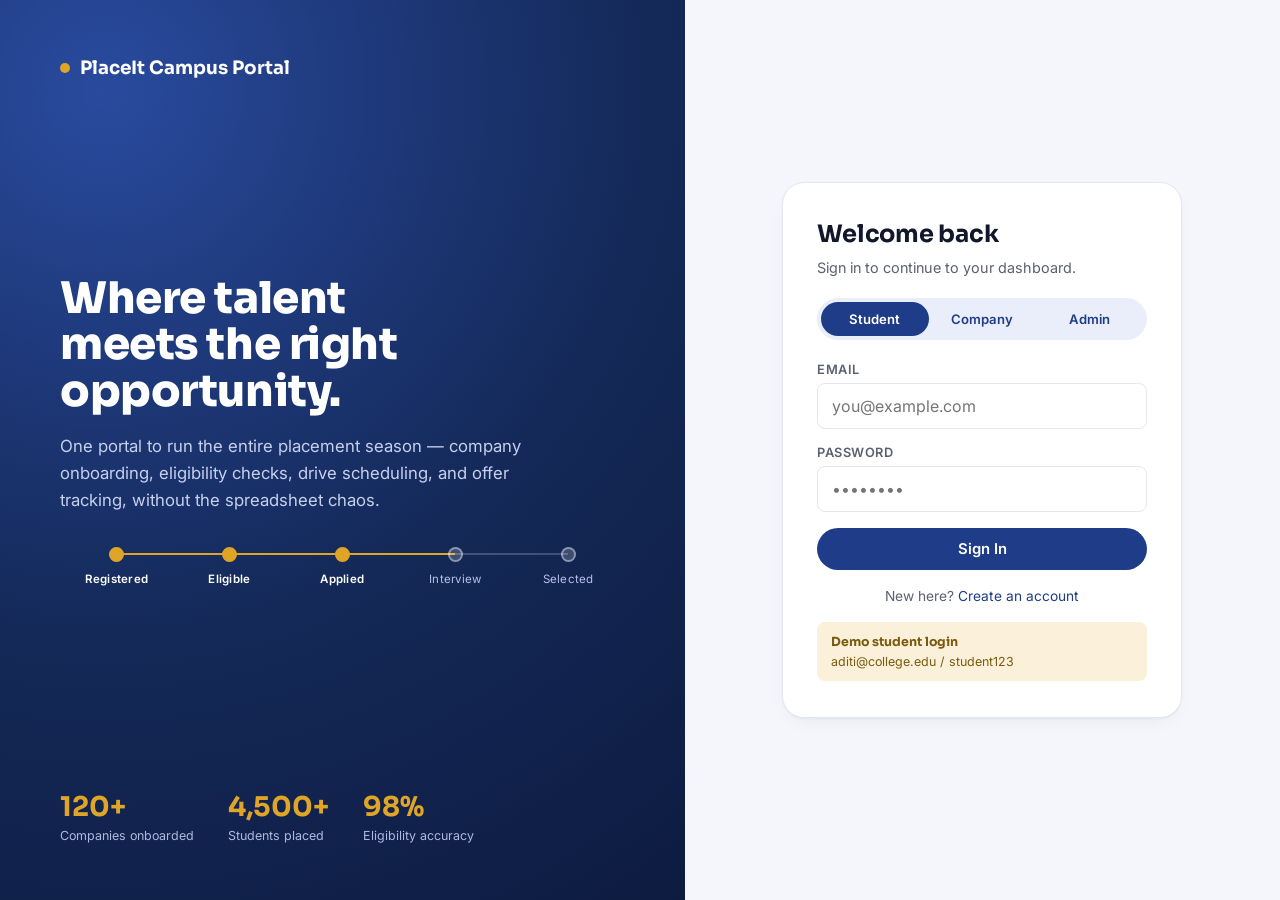
<file: placement-portal/index.html>
<!DOCTYPE html>
<html lang="en">
<head>
<meta charset="UTF-8">
<meta name="viewport" content="width=device-width, initial-scale=1.0">
<title>Placement Drive Portal — Sign In</title>
<link rel="stylesheet" href="css/style.css">
</head>
<body>

<div class="auth-wrap">

  <div class="auth-hero">
    <div class="brand"><span class="dot"></span> PlaceIt Campus Portal</div>

    <div class="hero-copy">
      <h1>Where talent meets the right opportunity.</h1>
      <p>One portal to run the entire placement season — company onboarding, eligibility checks, drive scheduling, and offer tracking, without the spreadsheet chaos.</p>

      <div class="journey-track" aria-hidden="true">
        <div class="stage done"><div class="line"></div><div class="node"></div><div class="lbl">Registered</div></div>
        <div class="stage done"><div class="line"></div><div class="node"></div><div class="lbl">Eligible</div></div>
        <div class="stage done"><div class="line"></div><div class="node"></div><div class="lbl">Applied</div></div>
        <div class="stage"><div class="line"></div><div class="node"></div><div class="lbl">Interview</div></div>
        <div class="stage"><div class="line"></div><div class="node"></div><div class="lbl">Selected</div></div>
      </div>
    </div>

    <div class="stat-row">
      <div class="stat"><b>120+</b><span>Companies onboarded</span></div>
      <div class="stat"><b>4,500+</b><span>Students placed</span></div>
      <div class="stat"><b>98%</b><span>Eligibility accuracy</span></div>
    </div>
  </div>

  <div class="auth-panel">
    <div class="auth-card">
      <h2>Welcome back</h2>
      <div class="sub">Sign in to continue to your dashboard.</div>

      <div class="role-tabs" role="tablist" aria-label="Choose account type">
        <button type="button" class="active" data-role="student">Student</button>
        <button type="button" data-role="company">Company</button>
        <button type="button" data-role="admin">Admin</button>
      </div>

      <div id="formMsg" class="form-msg err"></div>

      <form id="loginForm">
        <div class="field">
          <label for="email">Email</label>
          <input type="email" id="email" required placeholder="you@example.com">
        </div>
        <div class="field">
          <label for="password">Password</label>
          <input type="password" id="password" required placeholder="••••••••">
        </div>
        <button type="submit" class="btn btn-primary btn-block">Sign In</button>
      </form>

      <div class="auth-foot">
        New here? <a href="register.html">Create an account</a>
      </div>

      <div class="demo-box" id="demoBox">
        <b>Demo student login</b>
        aditi@college.edu / student123
      </div>
    </div>
  </div>

</div>

<script src="js/db.js"></script>
<script src="js/auth.js"></script>
</body>
</html>
</file>
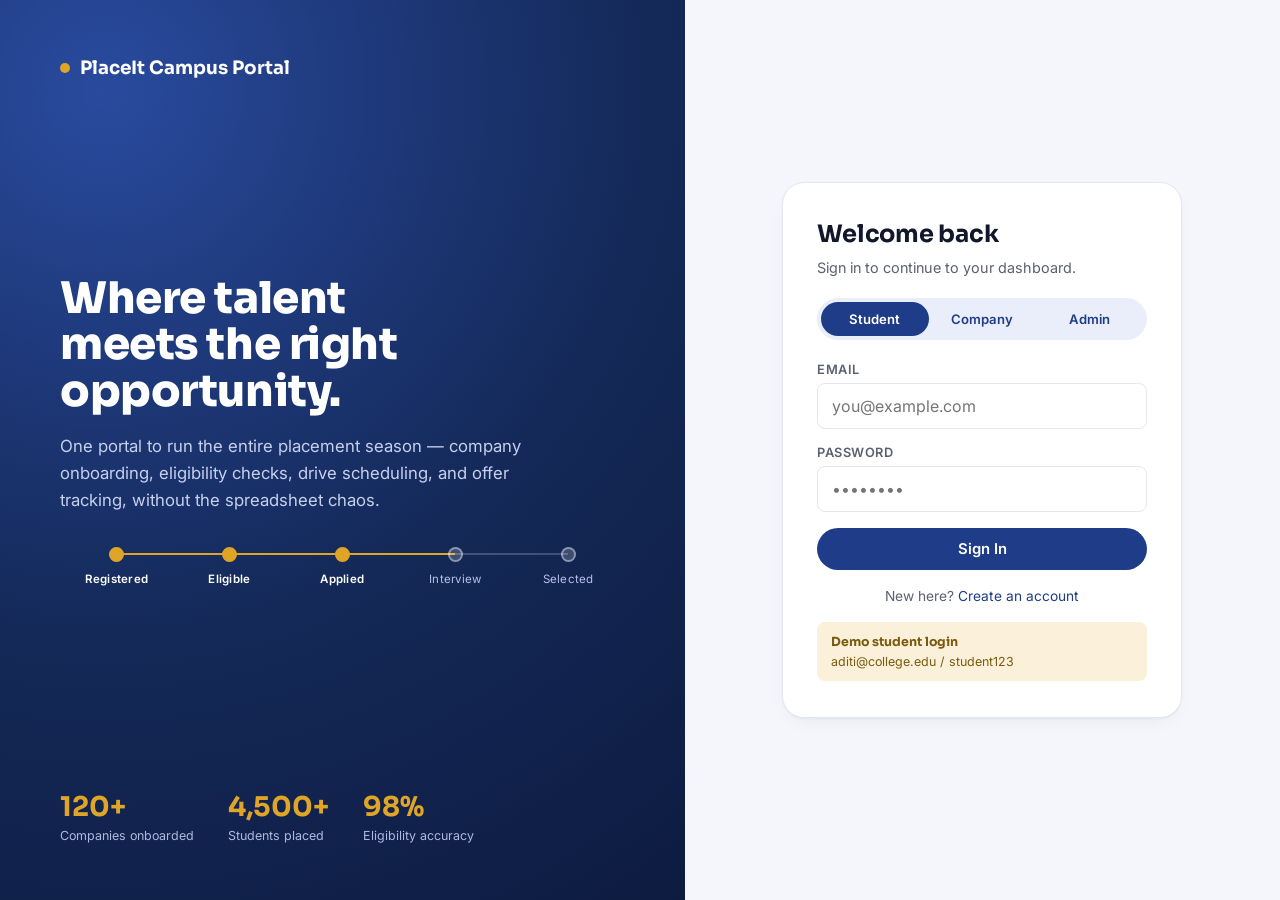
<file: placement-portal/admin-dashboard.html>
<!DOCTYPE html>
<html lang="en">
<head>
<meta charset="UTF-8">
<meta name="viewport" content="width=device-width, initial-scale=1.0">
<title>Admin Dashboard — Placement Drive Portal</title>
<link rel="stylesheet" href="css/style.css">
</head>
<body>

<div class="shell">
  <aside class="sidebar">
    <div class="brand"><span class="dot"></span> PlaceIt</div>
    <nav>
      <a href="#" class="nav-link active" data-view="overview">
        <svg viewBox="0 0 24 24" fill="none" stroke="currentColor" stroke-width="2"><rect x="3" y="3" width="7" height="9" rx="1.5"/><rect x="14" y="3" width="7" height="5" rx="1.5"/><rect x="14" y="12" width="7" height="9" rx="1.5"/><rect x="3" y="16" width="7" height="5" rx="1.5"/></svg>
        <span>Overview</span>
      </a>
      <a href="#" class="nav-link" data-view="companies">
        <svg viewBox="0 0 24 24" fill="none" stroke="currentColor" stroke-width="2"><rect x="3" y="7" width="18" height="14" rx="2"/><path d="M7 7V5a2 2 0 012-2h6a2 2 0 012 2v2"/></svg>
        <span>Companies</span>
      </a>
      <a href="#" class="nav-link" data-view="students">
        <svg viewBox="0 0 24 24" fill="none" stroke="currentColor" stroke-width="2"><circle cx="12" cy="8" r="4"/><path d="M4 21c0-4.4 3.6-7 8-7s8 2.6 8 7"/></svg>
        <span>Students</span>
      </a>
      <a href="#" class="nav-link" data-view="drives">
        <svg viewBox="0 0 24 24" fill="none" stroke="currentColor" stroke-width="2"><path d="M12 2l3 6 6 1-4.5 4.4 1 6.1L12 16.9 6.5 19.5l1-6.1L3 8l6-1z"/></svg>
        <span>Drives</span>
      </a>
      <a href="#" class="nav-link" data-view="applications">
        <svg viewBox="0 0 24 24" fill="none" stroke="currentColor" stroke-width="2"><path d="M9 5H7a2 2 0 00-2 2v12a2 2 0 002 2h10a2 2 0 002-2V7a2 2 0 00-2-2h-2"/><rect x="9" y="3" width="6" height="4" rx="1"/></svg>
        <span>Applications</span>
      </a>
    </nav>
    <div class="foot">
      <div class="who"><b id="sideName">—</b><span>Placement Officer</span></div>
      <button class="logout-btn" onclick="logout()">
        <svg width="15" height="15" viewBox="0 0 24 24" fill="none" stroke="currentColor" stroke-width="2"><path d="M9 21H5a2 2 0 01-2-2V5a2 2 0 012-2h4"/><path d="M16 17l5-5-5-5"/><path d="M21 12H9"/></svg>
        Log out
      </button>
    </div>
  </aside>

  <main class="main">

    <!-- OVERVIEW -->
    <section id="view-overview" class="view">
      <div class="topbar">
        <div><div class="eyebrow">Placement cell</div><h1>Season Overview</h1></div>
      </div>

      <div class="stats-row">
        <div class="stat-card c1"><div class="top"><div class="icon-wrap"><svg viewBox="0 0 24 24" fill="none" stroke="currentColor" stroke-width="2"><circle cx="12" cy="8" r="4"/><path d="M4 21c0-4.4 3.6-7 8-7s8 2.6 8 7"/></svg></div></div><div class="val" id="stStudents">0</div><div class="lbl">Registered students</div></div>
        <div class="stat-card c2"><div class="top"><div class="icon-wrap"><svg viewBox="0 0 24 24" fill="none" stroke="currentColor" stroke-width="2"><rect x="3" y="7" width="18" height="14" rx="2"/></svg></div></div><div class="val" id="stCompanies">0</div><div class="lbl">Approved companies</div></div>
        <div class="stat-card c3"><div class="top"><div class="icon-wrap"><svg viewBox="0 0 24 24" fill="none" stroke="currentColor" stroke-width="2"><path d="M20 6L9 17l-5-5"/></svg></div></div><div class="val" id="stPlaced">0</div><div class="lbl">Students placed</div></div>
        <div class="stat-card c4"><div class="top"><div class="icon-wrap"><svg viewBox="0 0 24 24" fill="none" stroke="currentColor" stroke-width="2"><circle cx="12" cy="12" r="9"/><path d="M12 8v4l3 3"/></svg></div></div><div class="val" id="stPendingCo">0</div><div class="lbl">Companies awaiting approval</div></div>
      </div>

      <div class="grid-2">
        <div class="panel">
          <div class="panel-head"><h3>Placement rate by branch</h3></div>
          <div class="panel-body" id="branchChart"></div>
        </div>
        <div class="panel">
          <div class="panel-head"><h3>Applications by status</h3></div>
          <div class="panel-body" id="statusChart"></div>
        </div>
      </div>

      <div class="panel">
        <div class="panel-head"><h3>Companies awaiting approval</h3></div>
        <div class="panel-body no-pad">
          <table class="data-table" id="pendingCoTable">
            <thead><tr><th>Company</th><th>Industry</th><th>Registered</th><th></th></tr></thead>
            <tbody></tbody>
          </table>
        </div>
      </div>
    </section>

    <!-- COMPANIES -->
    <section id="view-companies" class="view" style="display:none;">
      <div class="topbar"><div><div class="eyebrow">Recruiters</div><h1>Companies</h1></div></div>
      <div class="panel">
        <div class="panel-body no-pad">
          <table class="data-table" id="companiesTable">
            <thead><tr><th>Company</th><th>Industry</th><th>Website</th><th>Drives</th><th>Status</th><th></th></tr></thead>
            <tbody></tbody>
          </table>
        </div>
      </div>
    </section>

    <!-- STUDENTS -->
    <section id="view-students" class="view" style="display:none;">
      <div class="topbar">
        <div><div class="eyebrow">Directory</div><h1>Students</h1></div>
        <div class="actions"><input id="studentSearch" placeholder="Search name, roll no, branch…" style="padding:10px 14px;border-radius:8px;border:1.5px solid var(--border);min-width:240px;"></div>
      </div>
      <div class="panel">
        <div class="panel-body no-pad">
          <table class="data-table" id="studentsTable">
            <thead><tr><th>Name</th><th>Roll No.</th><th>Branch</th><th>CGPA</th><th>Backlogs</th><th>Applications</th><th>Status</th></tr></thead>
            <tbody></tbody>
          </table>
        </div>
      </div>
    </section>

    <!-- DRIVES -->
    <section id="view-drives" class="view" style="display:none;">
      <div class="topbar"><div><div class="eyebrow">Recruitment</div><h1>All Drives</h1></div></div>
      <div class="panel">
        <div class="panel-body no-pad">
          <table class="data-table" id="drivesTable">
            <thead><tr><th>Drive</th><th>Company</th><th>Package</th><th>Eligible</th><th>Deadline</th><th>Applicants</th><th>Status</th></tr></thead>
            <tbody></tbody>
          </table>
        </div>
      </div>
    </section>

    <!-- APPLICATIONS -->
    <section id="view-applications" class="view" style="display:none;">
      <div class="topbar"><div><div class="eyebrow">Tracking</div><h1>All Applications</h1></div></div>
      <div class="panel">
        <div class="panel-body no-pad">
          <table class="data-table" id="applicationsTable">
            <thead><tr><th>Student</th><th>Drive</th><th>Company</th><th>Applied</th><th>Status</th></tr></thead>
            <tbody></tbody>
          </table>
        </div>
      </div>
    </section>

  </main>
</div>

<script src="js/db.js"></script>
<script src="js/admin.js"></script>
</body>
</html>
</file>
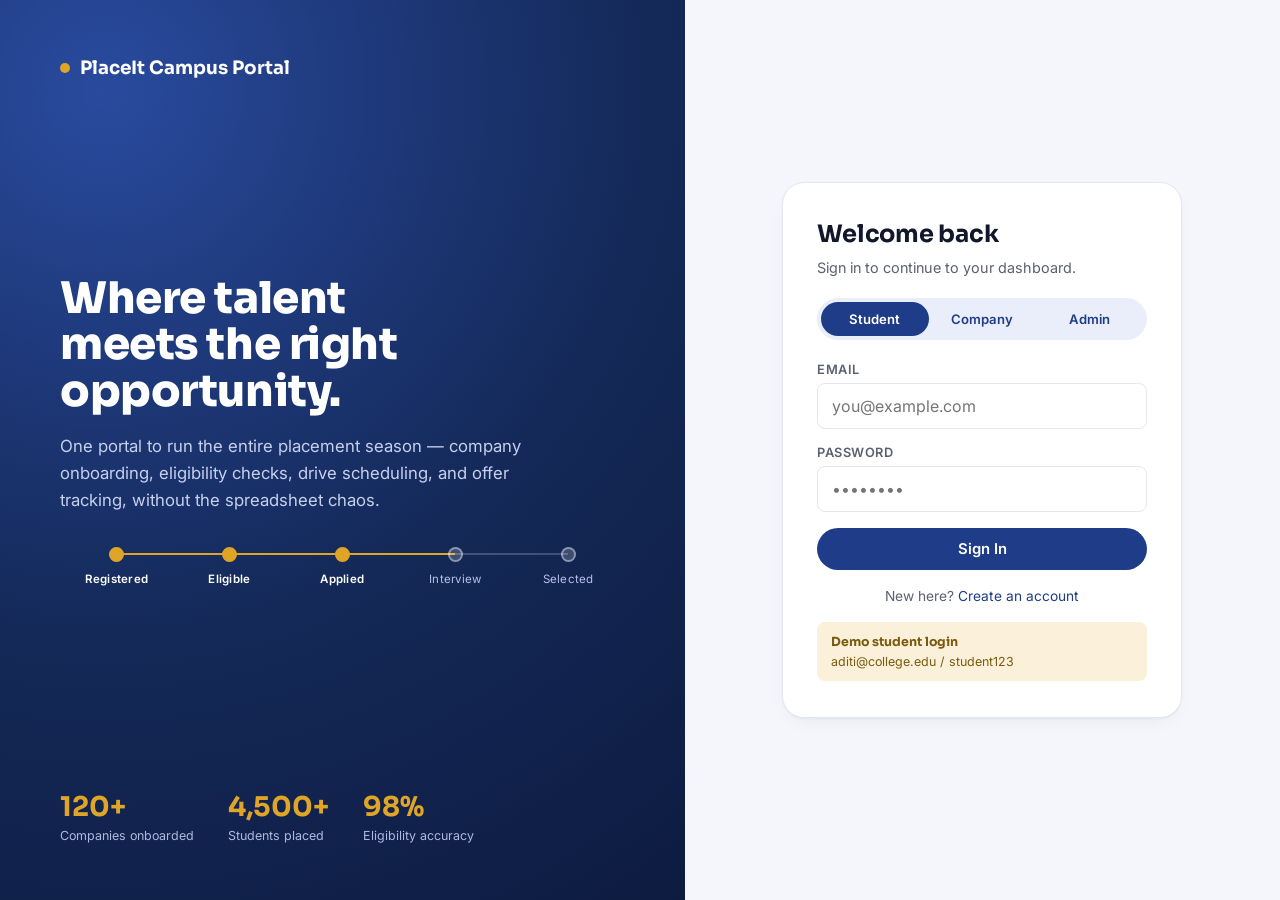
<file: placement-portal/company-dashboard.html>
<!DOCTYPE html>
<html lang="en">
<head>
<meta charset="UTF-8">
<meta name="viewport" content="width=device-width, initial-scale=1.0">
<title>Company Dashboard — Placement Drive Portal</title>
<link rel="stylesheet" href="css/style.css">
</head>
<body>

<div class="shell">
  <aside class="sidebar">
    <div class="brand"><span class="dot"></span> PlaceIt</div>
    <nav>
      <a href="#" class="nav-link active" data-view="overview">
        <svg viewBox="0 0 24 24" fill="none" stroke="currentColor" stroke-width="2"><rect x="3" y="3" width="7" height="9" rx="1.5"/><rect x="14" y="3" width="7" height="5" rx="1.5"/><rect x="14" y="12" width="7" height="9" rx="1.5"/><rect x="3" y="16" width="7" height="5" rx="1.5"/></svg>
        <span>Overview</span>
      </a>
      <a href="#" class="nav-link" data-view="drives">
        <svg viewBox="0 0 24 24" fill="none" stroke="currentColor" stroke-width="2"><path d="M12 2l3 6 6 1-4.5 4.4 1 6.1L12 16.9 6.5 19.5l1-6.1L3 8l6-1z"/></svg>
        <span>My Drives</span>
      </a>
      <a href="#" class="nav-link" data-view="applicants">
        <svg viewBox="0 0 24 24" fill="none" stroke="currentColor" stroke-width="2"><path d="M17 21v-2a4 4 0 00-4-4H5a4 4 0 00-4 4v2"/><circle cx="9" cy="7" r="4"/><path d="M23 21v-2a4 4 0 00-3-3.87"/><path d="M16 3.13a4 4 0 010 7.75"/></svg>
        <span>Applicants</span>
      </a>
      <a href="#" class="nav-link" data-view="profile">
        <svg viewBox="0 0 24 24" fill="none" stroke="currentColor" stroke-width="2"><rect x="3" y="7" width="18" height="14" rx="2"/><path d="M7 7V5a2 2 0 012-2h6a2 2 0 012 2v2"/></svg>
        <span>Company Profile</span>
      </a>
    </nav>
    <div class="foot">
      <div class="who"><b id="sideName">—</b><span id="sideStatus"></span></div>
      <button class="logout-btn" onclick="logout()">
        <svg width="15" height="15" viewBox="0 0 24 24" fill="none" stroke="currentColor" stroke-width="2"><path d="M9 21H5a2 2 0 01-2-2V5a2 2 0 012-2h4"/><path d="M16 17l5-5-5-5"/><path d="M21 12H9"/></svg>
        Log out
      </button>
    </div>
  </aside>

  <main class="main">

    <!-- OVERVIEW -->
    <section id="view-overview" class="view">
      <div class="topbar">
        <div><div class="eyebrow">Dashboard</div><h1 id="welcomeH1">Welcome back</h1></div>
        <div class="actions"><button class="btn btn-accent" data-view="drives" onclick="document.querySelector('[data-view=drives]').click()">+ Post a drive</button></div>
      </div>

      <div class="stats-row">
        <div class="stat-card c1"><div class="top"><div class="icon-wrap"><svg viewBox="0 0 24 24" fill="none" stroke="currentColor" stroke-width="2"><path d="M12 2l3 6 6 1-4.5 4.4 1 6.1L12 16.9 6.5 19.5l1-6.1L3 8l6-1z"/></svg></div></div><div class="val" id="stDrives">0</div><div class="lbl">Drives posted</div></div>
        <div class="stat-card c2"><div class="top"><div class="icon-wrap"><svg viewBox="0 0 24 24" fill="none" stroke="currentColor" stroke-width="2"><path d="M17 21v-2a4 4 0 00-4-4H5a4 4 0 00-4 4v2"/><circle cx="9" cy="7" r="4"/></svg></div></div><div class="val" id="stApplicants">0</div><div class="lbl">Total applicants</div></div>
        <div class="stat-card c3"><div class="top"><div class="icon-wrap"><svg viewBox="0 0 24 24" fill="none" stroke="currentColor" stroke-width="2"><path d="M20 6L9 17l-5-5"/></svg></div></div><div class="val" id="stSelected">0</div><div class="lbl">Candidates selected</div></div>
        <div class="stat-card c4"><div class="top"><div class="icon-wrap"><svg viewBox="0 0 24 24" fill="none" stroke="currentColor" stroke-width="2"><circle cx="12" cy="12" r="9"/><path d="M12 8v4l3 3"/></svg></div></div><div class="val" id="stInProgress">0</div><div class="lbl">In active review</div></div>
      </div>

      <div class="panel">
        <div class="panel-head"><h3>Your drives</h3></div>
        <div class="panel-body no-pad">
          <table class="data-table" id="overviewDrivesTable">
            <thead><tr><th>Drive</th><th>Applicants</th><th>Deadline</th><th>Status</th></tr></thead>
            <tbody></tbody>
          </table>
        </div>
      </div>
    </section>

    <!-- MY DRIVES -->
    <section id="view-drives" class="view" style="display:none;">
      <div class="topbar">
        <div><div class="eyebrow">Recruitment</div><h1>My Drives</h1></div>
        <div class="actions"><button class="btn btn-accent" onclick="openDriveModal()">+ Post a drive</button></div>
      </div>
      <div id="driveList"></div>
    </section>

    <!-- APPLICANTS -->
    <section id="view-applicants" class="view" style="display:none;">
      <div class="topbar">
        <div><div class="eyebrow">Candidates</div><h1>Applicants</h1></div>
        <div class="actions">
          <select id="driveFilter" class="field-none" style="padding:10px 14px;border-radius:8px;border:1.5px solid var(--border);"></select>
        </div>
      </div>
      <div class="panel">
        <div class="panel-body no-pad">
          <table class="data-table" id="applicantsTable">
            <thead><tr><th>Student</th><th>Branch</th><th>CGPA</th><th>Drive</th><th>Applied</th><th>Status</th><th></th></tr></thead>
            <tbody></tbody>
          </table>
        </div>
      </div>
    </section>

    <!-- PROFILE -->
    <section id="view-profile" class="view" style="display:none;">
      <div class="topbar"><div><div class="eyebrow">Account</div><h1>Company Profile</h1></div></div>
      <div class="panel">
        <div class="panel-body">
          <form id="profileForm">
            <div class="field"><label>Company name</label><input id="p_name" disabled></div>
            <div class="field"><label>Industry</label><input id="p_industry"></div>
            <div class="field"><label>Website</label><input id="p_website"></div>
            <div class="field"><label>Description</label><textarea id="p_desc" rows="4"></textarea></div>
            <div class="field"><label>Approval status</label><div id="p_status"></div></div>
            <button type="submit" class="btn btn-primary">Save changes</button>
            <span id="profileSaved" class="text-faint" style="margin-left:10px; display:none; color:var(--success);">Saved ✓</span>
          </form>
        </div>
      </div>
    </section>

  </main>
</div>

<!-- Post/edit drive modal -->
<div class="modal-overlay" id="driveModal">
  <div class="modal-box">
    <div class="m-head"><h3 id="driveModalTitle">Post a new drive</h3><button class="icon-x" onclick="closeDriveModal()">✕</button></div>
    <div class="m-body">
      <form id="driveForm">
        <input type="hidden" id="d_id">
        <div class="field"><label>Job title</label><input id="d_title" required placeholder="e.g. Software Development Engineer"></div>
        <div class="field-row">
          <div class="field"><label>Role level</label><input id="d_role" required placeholder="e.g. SDE-1 / Intern"></div>
          <div class="field"><label>Package (LPA)</label><input type="number" step="0.1" min="0" id="d_package" required></div>
        </div>
        <div class="field-row">
          <div class="field"><label>Min CGPA</label><input type="number" step="0.01" min="0" max="10" id="d_mincgpa" required></div>
          <div class="field"><label>Max backlogs allowed</label><input type="number" min="0" id="d_maxback" required></div>
        </div>
        <div class="field"><label>Eligible branches</label><input id="d_branches" required placeholder="e.g. CSE, IT  (or All)"></div>
        <div class="field-row">
          <div class="field"><label>Application deadline</label><input type="date" id="d_deadline" required></div>
          <div class="field"><label>Drive date</label><input type="date" id="d_date" required></div>
        </div>
        <div class="field"><label>Description &amp; rounds</label><textarea id="d_desc" rows="3"></textarea></div>
      </form>
    </div>
    <div class="m-foot">
      <button class="btn btn-ghost" onclick="closeDriveModal()">Cancel</button>
      <button class="btn btn-primary" id="saveDriveBtn">Save drive</button>
    </div>
  </div>
</div>

<script src="js/db.js"></script>
<script src="js/company.js"></script>
</body>
</html>
</file>
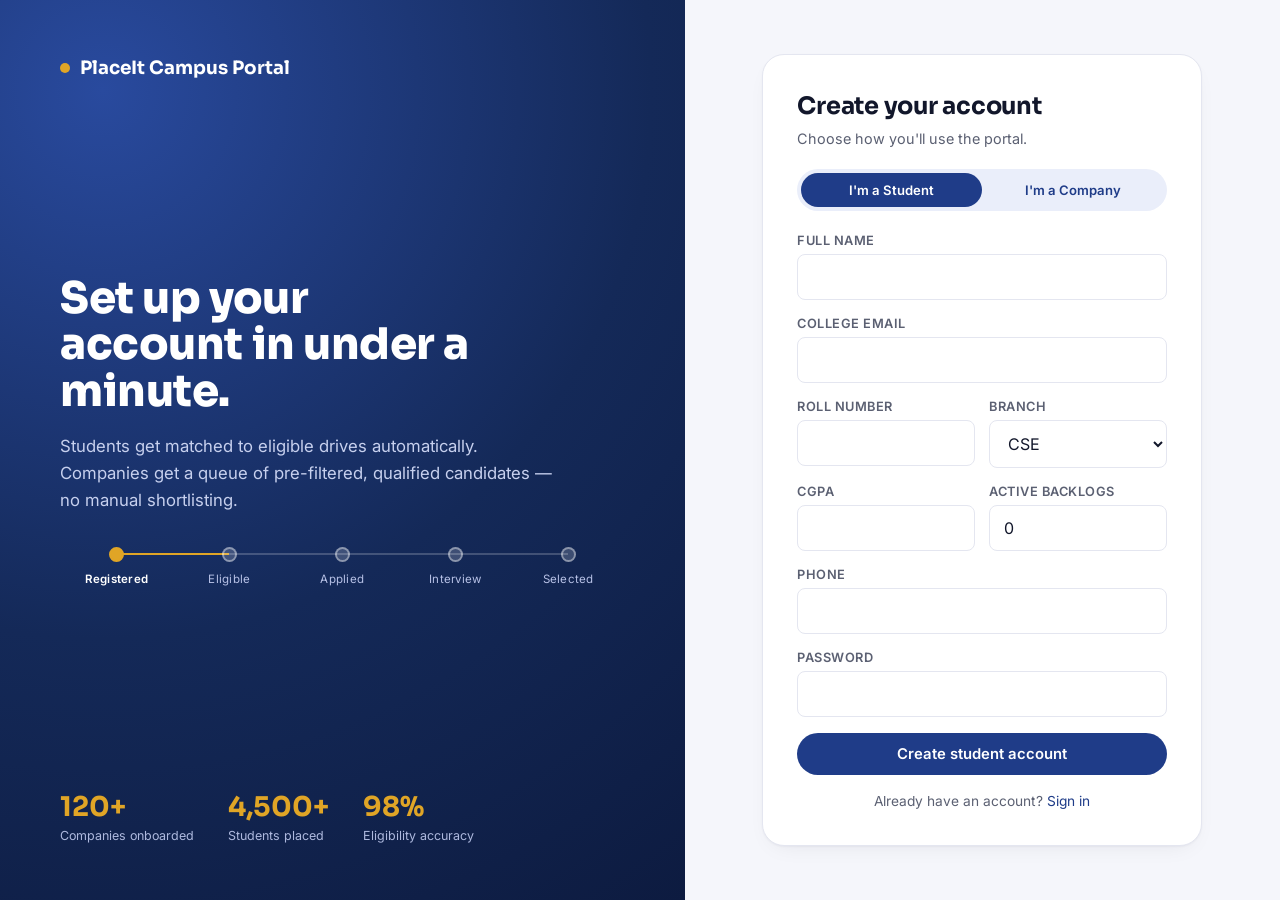
<file: placement-portal/register.html>
<!DOCTYPE html>
<html lang="en">
<head>
<meta charset="UTF-8">
<meta name="viewport" content="width=device-width, initial-scale=1.0">
<title>Create Account — Placement Drive Portal</title>
<link rel="stylesheet" href="css/style.css">
</head>
<body>

<div class="auth-wrap">

  <div class="auth-hero">
    <div class="brand"><span class="dot"></span> PlaceIt Campus Portal</div>
    <div class="hero-copy">
      <h1>Set up your account in under a minute.</h1>
      <p>Students get matched to eligible drives automatically. Companies get a queue of pre-filtered, qualified candidates — no manual shortlisting.</p>

      <div class="journey-track" aria-hidden="true">
        <div class="stage done"><div class="line"></div><div class="node"></div><div class="lbl">Registered</div></div>
        <div class="stage"><div class="line"></div><div class="node"></div><div class="lbl">Eligible</div></div>
        <div class="stage"><div class="line"></div><div class="node"></div><div class="lbl">Applied</div></div>
        <div class="stage"><div class="line"></div><div class="node"></div><div class="lbl">Interview</div></div>
        <div class="stage"><div class="line"></div><div class="node"></div><div class="lbl">Selected</div></div>
      </div>
    </div>
    <div class="stat-row">
      <div class="stat"><b>120+</b><span>Companies onboarded</span></div>
      <div class="stat"><b>4,500+</b><span>Students placed</span></div>
      <div class="stat"><b>98%</b><span>Eligibility accuracy</span></div>
    </div>
  </div>

  <div class="auth-panel">
    <div class="auth-card" style="max-width:440px;">
      <h2>Create your account</h2>
      <div class="sub">Choose how you'll use the portal.</div>

      <div class="role-tabs">
        <button type="button" class="active" data-role="student">I'm a Student</button>
        <button type="button" data-role="company">I'm a Company</button>
      </div>

      <div id="formMsg" class="form-msg err"></div>

      <!-- Student form -->
      <form id="studentForm">
        <div class="field"><label for="s_name">Full name</label><input id="s_name" required></div>
        <div class="field"><label for="s_email">College email</label><input type="email" id="s_email" required></div>
        <div class="field-row">
          <div class="field"><label for="s_roll">Roll number</label><input id="s_roll" required></div>
          <div class="field"><label for="s_branch">Branch</label>
            <select id="s_branch" required>
              <option value="CSE">CSE</option>
              <option value="IT">IT</option>
              <option value="ECE">ECE</option>
              <option value="EEE">EEE</option>
              <option value="MECH">MECH</option>
              <option value="CIVIL">CIVIL</option>
            </select>
          </div>
        </div>
        <div class="field-row">
          <div class="field"><label for="s_cgpa">CGPA</label><input type="number" step="0.01" min="0" max="10" id="s_cgpa" required></div>
          <div class="field"><label for="s_backlogs">Active backlogs</label><input type="number" min="0" id="s_backlogs" value="0" required></div>
        </div>
        <div class="field"><label for="s_phone">Phone</label><input id="s_phone" required></div>
        <div class="field"><label for="s_password">Password</label><input type="password" id="s_password" required></div>
        <button type="submit" class="btn btn-primary btn-block">Create student account</button>
      </form>

      <!-- Company form -->
      <form id="companyForm" style="display:none;">
        <div class="field"><label for="c_name">Company name</label><input id="c_name" required></div>
        <div class="field"><label for="c_email">Work email</label><input type="email" id="c_email" required></div>
        <div class="field"><label for="c_industry">Industry</label><input id="c_industry" placeholder="e.g. Software / SaaS" required></div>
        <div class="field"><label for="c_website">Website</label><input id="c_website" placeholder="https://"></div>
        <div class="field"><label for="c_desc">Short description</label><textarea id="c_desc" rows="3"></textarea></div>
        <div class="field"><label for="c_password">Password</label><input type="password" id="c_password" required></div>
        <button type="submit" class="btn btn-primary btn-block">Register company</button>
        <div class="text-faint" style="margin-top:10px;">New company accounts need admin approval before posting drives or signing in.</div>
      </form>

      <div class="auth-foot">Already have an account? <a href="index.html">Sign in</a></div>
    </div>
  </div>

</div>

<script src="js/db.js"></script>
<script src="js/register.js"></script>
</body>
</html>
</file>
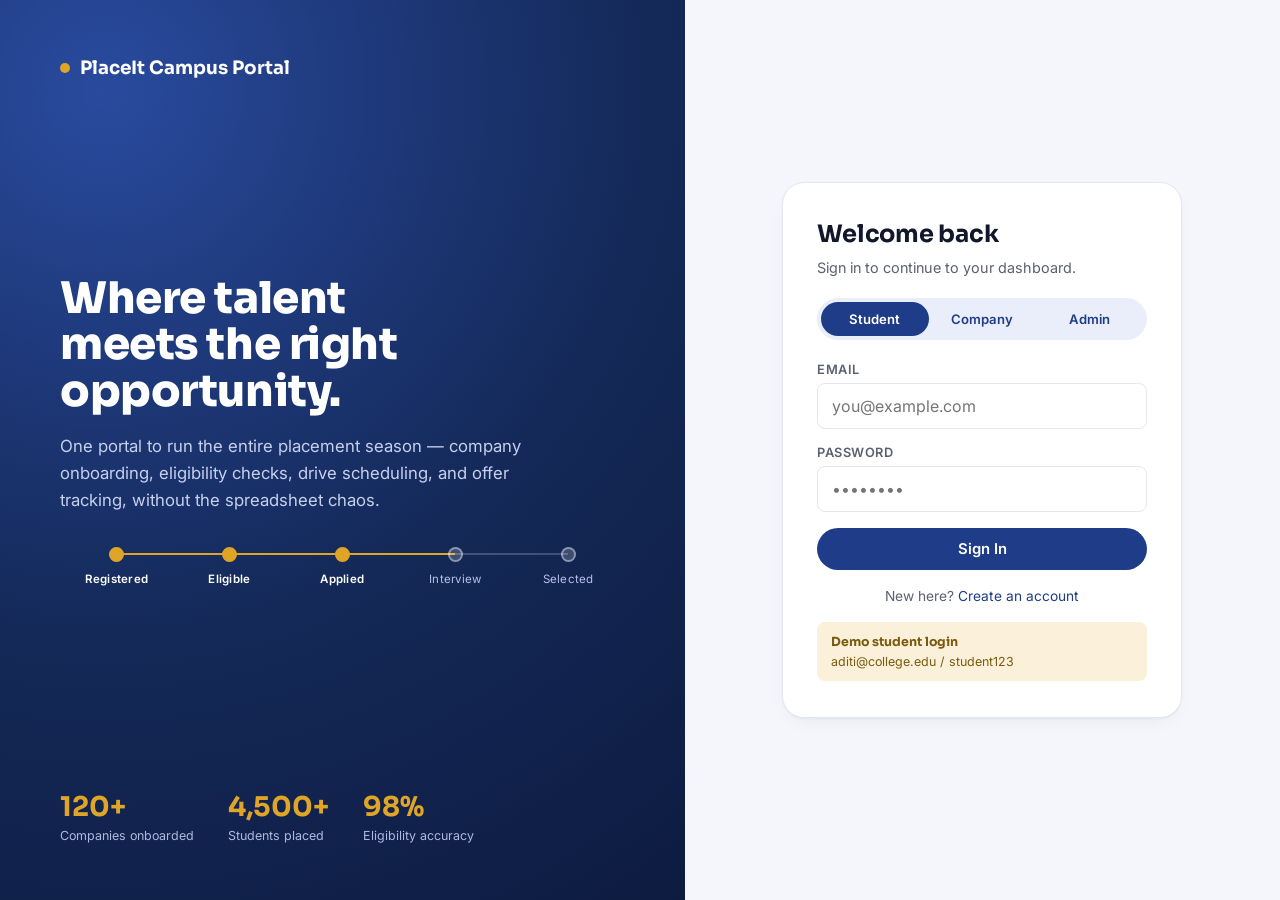
<file: placement-portal/student-dashboard.html>
<!DOCTYPE html>
<html lang="en">
<head>
<meta charset="UTF-8">
<meta name="viewport" content="width=device-width, initial-scale=1.0">
<title>Student Dashboard — Placement Drive Portal</title>
<link rel="stylesheet" href="css/style.css">
</head>
<body>

<div class="shell">
  <aside class="sidebar">
    <div class="brand"><span class="dot"></span> PlaceIt</div>
    <nav>
      <a href="#" class="nav-link active" data-view="overview">
        <svg viewBox="0 0 24 24" fill="none" stroke="currentColor" stroke-width="2"><rect x="3" y="3" width="7" height="9" rx="1.5"/><rect x="14" y="3" width="7" height="5" rx="1.5"/><rect x="14" y="12" width="7" height="9" rx="1.5"/><rect x="3" y="16" width="7" height="5" rx="1.5"/></svg>
        <span>Overview</span>
      </a>
      <a href="#" class="nav-link" data-view="browse">
        <svg viewBox="0 0 24 24" fill="none" stroke="currentColor" stroke-width="2"><circle cx="11" cy="11" r="7"/><path d="M21 21l-4.3-4.3"/></svg>
        <span>Browse Drives</span>
      </a>
      <a href="#" class="nav-link" data-view="applications">
        <svg viewBox="0 0 24 24" fill="none" stroke="currentColor" stroke-width="2"><path d="M9 5H7a2 2 0 00-2 2v12a2 2 0 002 2h10a2 2 0 002-2V7a2 2 0 00-2-2h-2"/><rect x="9" y="3" width="6" height="4" rx="1"/><path d="M9 12h6M9 16h6"/></svg>
        <span>My Applications</span>
      </a>
      <a href="#" class="nav-link" data-view="profile">
        <svg viewBox="0 0 24 24" fill="none" stroke="currentColor" stroke-width="2"><circle cx="12" cy="8" r="4"/><path d="M4 21c0-4.4 3.6-7 8-7s8 2.6 8 7"/></svg>
        <span>Profile</span>
      </a>
    </nav>
    <div class="foot">
      <div class="who"><b id="sideName">—</b><span id="sideRoll"></span></div>
      <button class="logout-btn" onclick="logout()">
        <svg width="15" height="15" viewBox="0 0 24 24" fill="none" stroke="currentColor" stroke-width="2"><path d="M9 21H5a2 2 0 01-2-2V5a2 2 0 012-2h4"/><path d="M16 17l5-5-5-5"/><path d="M21 12H9"/></svg>
        Log out
      </button>
    </div>
  </aside>

  <main class="main">

    <!-- OVERVIEW -->
    <section id="view-overview" class="view">
      <div class="topbar">
        <div><div class="eyebrow">Dashboard</div><h1 id="welcomeH1">Welcome back</h1></div>
      </div>

      <div class="stats-row">
        <div class="stat-card c1"><div class="top"><div class="icon-wrap"><svg viewBox="0 0 24 24" fill="none" stroke="currentColor" stroke-width="2"><circle cx="11" cy="11" r="7"/><path d="M21 21l-4.3-4.3"/></svg></div></div><div class="val" id="stOpenDrives">0</div><div class="lbl">Open drives eligible for you</div></div>
        <div class="stat-card c2"><div class="top"><div class="icon-wrap"><svg viewBox="0 0 24 24" fill="none" stroke="currentColor" stroke-width="2"><path d="M9 5H7a2 2 0 00-2 2v12a2 2 0 002 2h10a2 2 0 002-2V7a2 2 0 00-2-2h-2"/><rect x="9" y="3" width="6" height="4" rx="1"/></svg></div></div><div class="val" id="stApplied">0</div><div class="lbl">Applications submitted</div></div>
        <div class="stat-card c3"><div class="top"><div class="icon-wrap"><svg viewBox="0 0 24 24" fill="none" stroke="currentColor" stroke-width="2"><path d="M20 6L9 17l-5-5"/></svg></div></div><div class="val" id="stSelected">0</div><div class="lbl">Offers received</div></div>
        <div class="stat-card c4"><div class="top"><div class="icon-wrap"><svg viewBox="0 0 24 24" fill="none" stroke="currentColor" stroke-width="2"><circle cx="12" cy="12" r="9"/><path d="M12 8v4l3 3"/></svg></div></div><div class="val" id="stPending">0</div><div class="lbl">Awaiting a decision</div></div>
      </div>

      <div class="panel">
        <div class="panel-head"><h3>Your profile snapshot</h3><a href="#" data-view="profile" class="nav-link-inline btn btn-ghost btn-sm">Edit profile</a></div>
        <div class="panel-body">
          <div class="grid-2">
            <div>
              <div class="text-faint">CGPA</div>
              <div style="font-family:'Sora';font-size:1.4rem;font-weight:700;" id="snapCgpa">—</div>
            </div>
            <div>
              <div class="text-faint">Branch &amp; backlogs</div>
              <div style="font-family:'Sora';font-size:1.4rem;font-weight:700;" id="snapBranch">—</div>
            </div>
          </div>
        </div>
      </div>

      <div class="panel">
        <div class="panel-head"><h3>Recent applications</h3><a href="#" data-view="applications" class="btn btn-ghost btn-sm">View all</a></div>
        <div class="panel-body no-pad">
          <table class="data-table" id="recentAppsTable">
            <thead><tr><th>Drive</th><th>Company</th><th>Applied</th><th>Status</th></tr></thead>
            <tbody></tbody>
          </table>
        </div>
      </div>
    </section>

    <!-- BROWSE DRIVES -->
    <section id="view-browse" class="view" style="display:none;">
      <div class="topbar">
        <div><div class="eyebrow">Opportunities</div><h1>Browse Placement Drives</h1></div>
      </div>
      <div class="drive-grid" id="driveGrid"></div>
    </section>

    <!-- MY APPLICATIONS -->
    <section id="view-applications" class="view" style="display:none;">
      <div class="topbar">
        <div><div class="eyebrow">Track progress</div><h1>My Applications</h1></div>
      </div>
      <div id="appsList"></div>
    </section>

    <!-- PROFILE -->
    <section id="view-profile" class="view" style="display:none;">
      <div class="topbar">
        <div><div class="eyebrow">Account</div><h1>My Profile</h1></div>
      </div>
      <div class="panel">
        <div class="panel-body">
          <form id="profileForm">
            <div class="field-row">
              <div class="field"><label>Full name</label><input id="p_name" disabled></div>
              <div class="field"><label>Roll number</label><input id="p_roll" disabled></div>
            </div>
            <div class="field-row">
              <div class="field"><label>Branch</label>
                <select id="p_branch">
                  <option>CSE</option><option>IT</option><option>ECE</option><option>EEE</option><option>MECH</option><option>CIVIL</option>
                </select>
              </div>
              <div class="field"><label>CGPA</label><input type="number" step="0.01" min="0" max="10" id="p_cgpa"></div>
            </div>
            <div class="field-row">
              <div class="field"><label>Active backlogs</label><input type="number" min="0" id="p_backlogs"></div>
              <div class="field"><label>Phone</label><input id="p_phone"></div>
            </div>
            <div class="field"><label>Skills (comma separated)</label><input id="p_skills" placeholder="e.g. Java, SQL, React"></div>
            <div class="field"><label>Resume link</label><input id="p_resume" placeholder="https://drive.google.com/..."></div>
            <button type="submit" class="btn btn-primary">Save changes</button>
            <span id="profileSaved" class="text-faint" style="margin-left:10px; display:none; color:var(--success);">Saved ✓</span>
          </form>
        </div>
      </div>
    </section>

  </main>
</div>

<!-- Apply confirmation modal -->
<div class="modal-overlay" id="applyModal">
  <div class="modal-box">
    <div class="m-head"><h3 id="applyModalTitle">Apply to drive</h3><button class="icon-x" onclick="closeApplyModal()">✕</button></div>
    <div class="m-body" id="applyModalBody"></div>
    <div class="m-foot">
      <button class="btn btn-ghost" onclick="closeApplyModal()">Cancel</button>
      <button class="btn btn-primary" id="confirmApplyBtn">Confirm application</button>
    </div>
  </div>
</div>

<script src="js/db.js"></script>
<script src="js/student.js"></script>
</body>
</html>
</file>
<file: placement-portal/css/style.css>
/* ==========================================================================
   Placement Drive Portal — Stylesheet
   Design tokens
   -------------------------------------------------------------------------
   Palette:
     --bg        #F5F6FB  cool paper background
     --surface   #FFFFFF  card surface
     --ink       #12172B  primary text (deep navy-ink, not pure black)
     --ink-soft  #5B6072  secondary text
     --primary   #1F3C88  institutional navy (trust, authority)
     --primary-d #142958  primary, darker
     --accent    #E0A526  convocation gold (opportunity / achievement)
     --success   #1C9873
     --danger    #D0463C
     --border    #E4E6F0
   Type:
     Display  — 'Sora'            (headings, big numbers, brand)
     Body     — 'Inter'           (paragraphs, labels, forms)
     Mono     — 'JetBrains Mono'  (IDs, codes, data figures)
   ========================================================================== */

@import url('https://fonts.googleapis.com/css2?family=Sora:wght@400;500;600;700;800&family=Inter:wght@400;500;600;700&family=JetBrains+Mono:wght@400;500;600&display=swap');

:root {
  --bg: #F5F6FB;
  --surface: #FFFFFF;
  --ink: #12172B;
  --ink-soft: #5B6072;
  --ink-faint: #9296A8;
  --primary: #1F3C88;
  --primary-d: #142958;
  --primary-tint: #EAEEFA;
  --accent: #E0A526;
  --accent-tint: #FBF1DA;
  --success: #1C9873;
  --success-tint: #E4F6EF;
  --danger: #D0463C;
  --danger-tint: #FBEAE8;
  --border: #E4E6F0;
  --radius-s: 8px;
  --radius-m: 14px;
  --radius-l: 22px;
  --shadow-card: 0 1px 2px rgba(18,23,43,0.04), 0 8px 24px -12px rgba(18,23,43,0.10);
  --shadow-pop: 0 12px 32px -8px rgba(18,23,43,0.22);
  font-size: 16px;
}

* { box-sizing: border-box; }
html, body { height: 100%; }
body {
  margin: 0;
  background: var(--bg);
  color: var(--ink);
  font-family: 'Inter', -apple-system, BlinkMacSystemFont, sans-serif;
  -webkit-font-smoothing: antialiased;
}

h1, h2, h3, h4, .display {
  font-family: 'Sora', 'Inter', sans-serif;
  color: var(--ink);
  margin: 0 0 .4em 0;
  letter-spacing: -0.01em;
}

.mono { font-family: 'JetBrains Mono', monospace; }

a { color: var(--primary); text-decoration: none; }
a:hover { text-decoration: underline; }

button, input, select, textarea { font-family: inherit; font-size: 1rem; }

:focus-visible {
  outline: 2.5px solid var(--accent);
  outline-offset: 2px;
}

.container { max-width: 1180px; margin: 0 auto; padding: 0 24px; }

/* ---------- Buttons ---------- */
.btn {
  display: inline-flex; align-items: center; justify-content: center; gap: 8px;
  padding: 11px 20px;
  border-radius: 999px;
  border: 1px solid transparent;
  font-weight: 600;
  font-size: .93rem;
  cursor: pointer;
  transition: transform .12s ease, box-shadow .12s ease, background .15s ease;
  white-space: nowrap;
}
.btn:active { transform: translateY(1px) scale(.99); }
.btn-primary { background: var(--primary); color: #fff; }
.btn-primary:hover { background: var(--primary-d); text-decoration:none; }
.btn-accent { background: var(--accent); color: var(--primary-d); }
.btn-accent:hover { filter: brightness(1.05); text-decoration:none; }
.btn-ghost { background: transparent; border-color: var(--border); color: var(--ink); }
.btn-ghost:hover { background: var(--primary-tint); text-decoration:none; }
.btn-danger { background: var(--danger-tint); color: var(--danger); }
.btn-danger:hover { background: var(--danger); color: #fff; text-decoration:none; }
.btn-sm { padding: 7px 14px; font-size: .82rem; }
.btn-block { width: 100%; }
.btn[disabled] { opacity: .45; cursor: not-allowed; }

/* ---------- Form elements ---------- */
.field { margin-bottom: 16px; }
.field label {
  display: block; font-size: .8rem; font-weight: 600; color: var(--ink-soft);
  margin-bottom: 6px; text-transform: uppercase; letter-spacing: .04em;
}
.field input, .field select, .field textarea {
  width: 100%; padding: 12px 14px; border-radius: var(--radius-s);
  border: 1.5px solid var(--border); background: #fff; color: var(--ink);
  transition: border-color .15s ease;
}
.field input:focus, .field select:focus, .field textarea:focus {
  border-color: var(--primary); outline: none;
}
.field small.hint { display:block; margin-top:6px; color: var(--ink-faint); font-size:.78rem; }
.field-row { display: flex; gap: 14px; }
.field-row .field { flex: 1; }

/* ==========================================================================
   AUTH SCREENS (index.html / register.html)
   ========================================================================== */
.auth-wrap { min-height: 100vh; display: grid; grid-template-columns: 1.15fr 1fr; }

.auth-hero {
  background: radial-gradient(circle at 15% 10%, #294a9e 0%, var(--primary-d) 55%, #0d1b40 100%);
  color: #fff; padding: 56px 60px; position: relative; overflow: hidden;
  display: flex; flex-direction: column; justify-content: space-between;
}
.auth-hero .brand { display:flex; align-items:center; gap:10px; font-family:'Sora'; font-weight:700; font-size:1.15rem; }
.auth-hero .brand .dot { width:10px; height:10px; border-radius:50%; background: var(--accent); }
.auth-hero .hero-copy h1 {
  color: #fff; font-size: clamp(2.1rem, 3.4vw, 3.1rem); font-weight: 800; line-height: 1.08;
  max-width: 9.5em;
}
.auth-hero .hero-copy p { color: #C7D0EE; font-size: 1.05rem; max-width: 30em; line-height:1.6; }

/* Signature element: the placement journey track */
.journey-track { display:flex; align-items:center; margin: 34px 0 8px 0; }
.journey-track .stage { display:flex; flex-direction:column; align-items:center; position:relative; flex:1; }
.journey-track .node {
  width: 15px; height:15px; border-radius:50%; background: rgba(255,255,255,.18);
  border: 2px solid rgba(255,255,255,.4); z-index:2;
}
.journey-track .stage.done .node { background: var(--accent); border-color: var(--accent); }
.journey-track .stage .lbl { margin-top:10px; font-size:.72rem; color:#B7C1E6; text-align:center; letter-spacing:.02em; }
.journey-track .stage.done .lbl { color: #fff; font-weight:600; }
.journey-track .line { position:absolute; top:6px; left:50%; width:100%; height:2px; background: rgba(255,255,255,.2); z-index:1; }
.journey-track .stage.done .line { background: var(--accent); }
.journey-track .stage:last-child .line { display:none; }

.auth-hero .stat-row { display:flex; gap:34px; }
.auth-hero .stat-row .stat b { display:block; font-family:'Sora'; font-size:1.7rem; color:var(--accent); }
.auth-hero .stat-row .stat span { font-size:.78rem; color:#AEB9DE; }

.auth-panel {
  display:flex; align-items:center; justify-content:center; padding: 40px;
  background: var(--bg);
}
.auth-card {
  width: 100%; max-width: 400px; background: var(--surface); border-radius: var(--radius-l);
  padding: 36px 34px; box-shadow: var(--shadow-card); border: 1px solid var(--border);
}
.auth-card h2 { font-size: 1.5rem; }
.auth-card .sub { color: var(--ink-soft); font-size: .9rem; margin-bottom: 22px; }

.role-tabs { display:flex; background: var(--primary-tint); border-radius: 999px; padding: 4px; margin-bottom: 22px; }
.role-tabs button {
  flex:1; border:none; background:transparent; padding: 9px 6px; border-radius:999px;
  font-weight:600; font-size:.82rem; color: var(--primary); cursor:pointer; transition: all .15s ease;
}
.role-tabs button.active { background: var(--primary); color:#fff; }

.form-msg { font-size:.85rem; padding:10px 12px; border-radius: var(--radius-s); margin-bottom:14px; display:none; }
.form-msg.show { display:block; }
.form-msg.err { background: var(--danger-tint); color: var(--danger); }
.form-msg.ok { background: var(--success-tint); color: var(--success); }

.auth-foot { text-align:center; margin-top:18px; font-size:.86rem; color: var(--ink-soft); }
.demo-box { margin-top: 18px; padding: 12px 14px; background: var(--accent-tint); border-radius: var(--radius-s); font-size: .78rem; color: #7A5A0E; }
.demo-box b { display:block; margin-bottom:4px; font-family:'Sora'; }

@media (max-width: 900px) {
  .auth-wrap { grid-template-columns: 1fr; }
  .auth-hero { display:none; }
}

/* ==========================================================================
   APP SHELL (dashboards)
   ========================================================================== */
.shell { display: grid; grid-template-columns: 236px 1fr; min-height: 100vh; }

.sidebar {
  background: var(--primary-d); color: #fff; padding: 24px 18px; display:flex; flex-direction:column;
  position: sticky; top:0; height:100vh;
}
.sidebar .brand { display:flex; align-items:center; gap:9px; font-family:'Sora'; font-weight:700; padding: 0 8px 26px 8px; }
.sidebar .brand .dot { width:9px; height:9px; border-radius:50%; background: var(--accent); }
.sidebar nav { display:flex; flex-direction:column; gap:3px; flex:1; }
.sidebar nav a {
  display:flex; align-items:center; gap:11px; padding: 11px 12px; border-radius: var(--radius-s);
  color: #C4CCE8; font-size:.89rem; font-weight:500; text-decoration:none; transition: background .15s ease, color .15s ease;
}
.sidebar nav a svg { width:17px; height:17px; flex-shrink:0; }
.sidebar nav a:hover { background: rgba(255,255,255,.06); color:#fff; }
.sidebar nav a.active { background: var(--accent); color: var(--primary-d); font-weight:700; }
.sidebar .foot { border-top:1px solid rgba(255,255,255,.12); padding-top:14px; }
.sidebar .who { font-size:.78rem; color:#AEB9DE; padding: 0 8px 10px 8px; line-height:1.4; }
.sidebar .who b { color:#fff; display:block; font-size:.86rem; }
.sidebar .logout-btn {
  width:100%; text-align:left; background:transparent; border:1px solid rgba(255,255,255,.16); color:#fff;
  padding:10px 12px; border-radius: var(--radius-s); cursor:pointer; font-size:.85rem; font-weight:600;
  display:flex; align-items:center; gap:9px;
}
.sidebar .logout-btn:hover { background: rgba(255,255,255,.08); }

.main { padding: 30px 34px 60px 34px; overflow-x:hidden; }
.topbar { display:flex; align-items:center; justify-content:space-between; margin-bottom: 26px; flex-wrap:wrap; gap:12px; }
.topbar .eyebrow { font-size:.78rem; color: var(--ink-faint); font-weight:600; text-transform:uppercase; letter-spacing:.06em; margin-bottom:2px;}
.topbar h1 { font-size: 1.65rem; }
.topbar .actions { display:flex; gap:10px; }

.badge { display:inline-flex; align-items:center; padding:3px 10px; border-radius:999px; font-size:.72rem; font-weight:700; letter-spacing:.02em; }
.badge-pending { background:#FDF0DC; color:#96690C; }
.badge-approved, .badge-open, .badge-selected { background: var(--success-tint); color: var(--success); }
.badge-rejected, .badge-closed { background: var(--danger-tint); color: var(--danger); }
.badge-applied { background: var(--primary-tint); color: var(--primary); }
.badge-shortlisted, .badge-test { background: var(--accent-tint); color: #96690C; }
.badge-interview { background:#E6E9FB; color:#3A46A8; }

/* ---------- Stat cards ---------- */
.stats-row { display:grid; grid-template-columns: repeat(4, 1fr); gap: 18px; margin-bottom: 28px; }
.stat-card {
  background: var(--surface); border:1px solid var(--border); border-radius: var(--radius-m);
  padding: 20px 20px; box-shadow: var(--shadow-card);
}
.stat-card .top { display:flex; align-items:center; justify-content:space-between; margin-bottom:14px; }
.stat-card .icon-wrap { width:36px; height:36px; border-radius: 10px; display:flex; align-items:center; justify-content:center; }
.stat-card .icon-wrap svg { width:18px; height:18px; }
.stat-card .val { font-family:'Sora'; font-size: 2rem; font-weight:700; line-height:1; }
.stat-card .lbl { color: var(--ink-soft); font-size:.83rem; margin-top:6px; }
.stat-card.c1 .icon-wrap { background: var(--primary-tint); color: var(--primary); }
.stat-card.c2 .icon-wrap { background: var(--accent-tint); color:#96690C; }
.stat-card.c3 .icon-wrap { background: var(--success-tint); color: var(--success); }
.stat-card.c4 .icon-wrap { background: #FBEAE8; color: var(--danger); }

@media (max-width: 1050px) { .stats-row { grid-template-columns: repeat(2,1fr); } }

/* ---------- Panels / cards ---------- */
.panel { background: var(--surface); border:1px solid var(--border); border-radius: var(--radius-m); box-shadow: var(--shadow-card); margin-bottom:24px; }
.panel-head { display:flex; align-items:center; justify-content:space-between; padding: 18px 22px; border-bottom: 1px solid var(--border); gap: 12px; flex-wrap:wrap; }
.panel-head h3 { font-size:1.05rem; }
.panel-body { padding: 20px 22px; }
.panel-body.no-pad { padding: 0; }

.grid-2 { display:grid; grid-template-columns: 1fr 1fr; gap: 22px; }
@media (max-width: 950px) { .grid-2 { grid-template-columns: 1fr; } }

/* ---------- Table ---------- */
table.data-table { width:100%; border-collapse: collapse; font-size:.88rem; }
.data-table th {
  text-align:left; padding: 12px 22px; background: #FAFBFD; color: var(--ink-soft);
  font-size:.72rem; text-transform:uppercase; letter-spacing:.05em; font-weight:700;
  border-bottom:1px solid var(--border);
}
.data-table td { padding: 13px 22px; border-bottom:1px solid var(--border); vertical-align:middle; }
.data-table tr:last-child td { border-bottom:none; }
.data-table tr:hover td { background: #FAFBFE; }
.cell-title { font-weight:600; }
.cell-sub { color: var(--ink-faint); font-size:.79rem; }
.row-actions { display:flex; gap:8px; }

.empty-state { text-align:center; padding: 46px 20px; color: var(--ink-faint); }
.empty-state .glyph { font-size:2.2rem; margin-bottom:10px; }
.empty-state p { max-width: 30em; margin: 6px auto 0 auto; font-size:.88rem; }

/* ---------- Drive cards (student browse view) ---------- */
.drive-grid { display:grid; grid-template-columns: repeat(auto-fill, minmax(300px,1fr)); gap:18px; }
.drive-card { background:var(--surface); border:1px solid var(--border); border-radius: var(--radius-m); padding: 20px; box-shadow: var(--shadow-card); display:flex; flex-direction:column; gap:10px; }
.drive-card .co { font-size:.77rem; color: var(--ink-faint); text-transform:uppercase; letter-spacing:.05em; font-weight:700;}
.drive-card h4 { font-size:1.08rem; margin-bottom:2px; }
.drive-card .pkg { font-family:'Sora'; color:var(--primary); font-weight:700; }
.drive-card .meta-list { display:flex; flex-direction:column; gap:5px; font-size:.82rem; color:var(--ink-soft); margin: 4px 0; }
.drive-card .foot-row { display:flex; align-items:center; justify-content:space-between; margin-top:auto; padding-top:8px; }
.elig-flag { font-size:.74rem; font-weight:700; padding: 4px 9px; border-radius:999px; }
.elig-flag.yes { background: var(--success-tint); color: var(--success); }
.elig-flag.no { background: var(--danger-tint); color: var(--danger); }

/* ---------- Application journey stepper (signature element, dashboard use) ---------- */
.stepper { display:flex; align-items:flex-start; }
.stepper .step { flex:1; text-align:center; position:relative; }
.stepper .step .circ {
  width:26px; height:26px; border-radius:50%; background:#EDEEF4; border:2px solid var(--border);
  margin: 0 auto 8px auto; display:flex; align-items:center; justify-content:center; font-size:.7rem; font-weight:700; color:var(--ink-faint);
  position:relative; z-index:2; background-clip: padding-box;
}
.stepper .step.done .circ { background: var(--success); border-color: var(--success); color:#fff; }
.stepper .step.current .circ { background: var(--accent); border-color: var(--accent); color: var(--primary-d); }
.stepper .step.rejected .circ { background: var(--danger); border-color: var(--danger); color:#fff; }
.stepper .step .line { position:absolute; top:12px; left:50%; width:100%; height:2px; background: var(--border); z-index:1; }
.stepper .step.done .line { background: var(--success); }
.stepper .step:last-child .line { display:none; }
.stepper .step .lbl { font-size:.7rem; color: var(--ink-faint); font-weight:600; }
.stepper .step.done .lbl, .stepper .step.current .lbl { color: var(--ink); }

/* ---------- Modal ---------- */
.modal-overlay { position:fixed; inset:0; background:rgba(18,23,43,.5); display:none; align-items:center; justify-content:center; z-index:100; padding:20px; }
.modal-overlay.show { display:flex; }
.modal-box { background:#fff; border-radius: var(--radius-l); max-width: 560px; width:100%; max-height:88vh; overflow-y:auto; box-shadow: var(--shadow-pop); }
.modal-box .m-head { display:flex; align-items:center; justify-content:space-between; padding: 20px 24px; border-bottom:1px solid var(--border); }
.modal-box .m-body { padding: 22px 24px; }
.modal-box .m-foot { padding: 16px 24px; border-top:1px solid var(--border); display:flex; justify-content:flex-end; gap:10px; }
.icon-x { background:none; border:none; font-size:1.3rem; cursor:pointer; color: var(--ink-faint); line-height:1; }

/* ---------- Utility ---------- */
.flex { display:flex; }
.gap-8 { gap:8px; } .gap-12 { gap:12px; }
.text-soft { color: var(--ink-soft); }
.text-faint { color: var(--ink-faint); font-size:.82rem; }
.mt-0{margin-top:0} .mb-0{margin-bottom:0} .mt-16{margin-top:16px} .mb-16{margin-bottom:16px}
.avatar { width:34px; height:34px; border-radius:50%; background: var(--accent); color:var(--primary-d); font-weight:700; display:flex; align-items:center; justify-content:center; font-size:.85rem; font-family:'Sora'; }
.progress-bar { height:8px; background: var(--border); border-radius:999px; overflow:hidden; }
.progress-bar > span { display:block; height:100%; background: var(--primary); border-radius:999px; }

@media (max-width: 800px) {
  .shell { grid-template-columns: 1fr; }
  .sidebar { position: relative; height:auto; flex-direction:row; align-items:center; padding: 14px 18px; }
  .sidebar .brand{ padding:0; margin-right:auto; }
  .sidebar nav { flex-direction:row; }
  .sidebar .foot { display:none; }
  .sidebar nav a span { display:none; }
  .main { padding: 22px 16px 50px 16px; }
  .stats-row { grid-template-columns: 1fr 1fr; }
}
</file>
